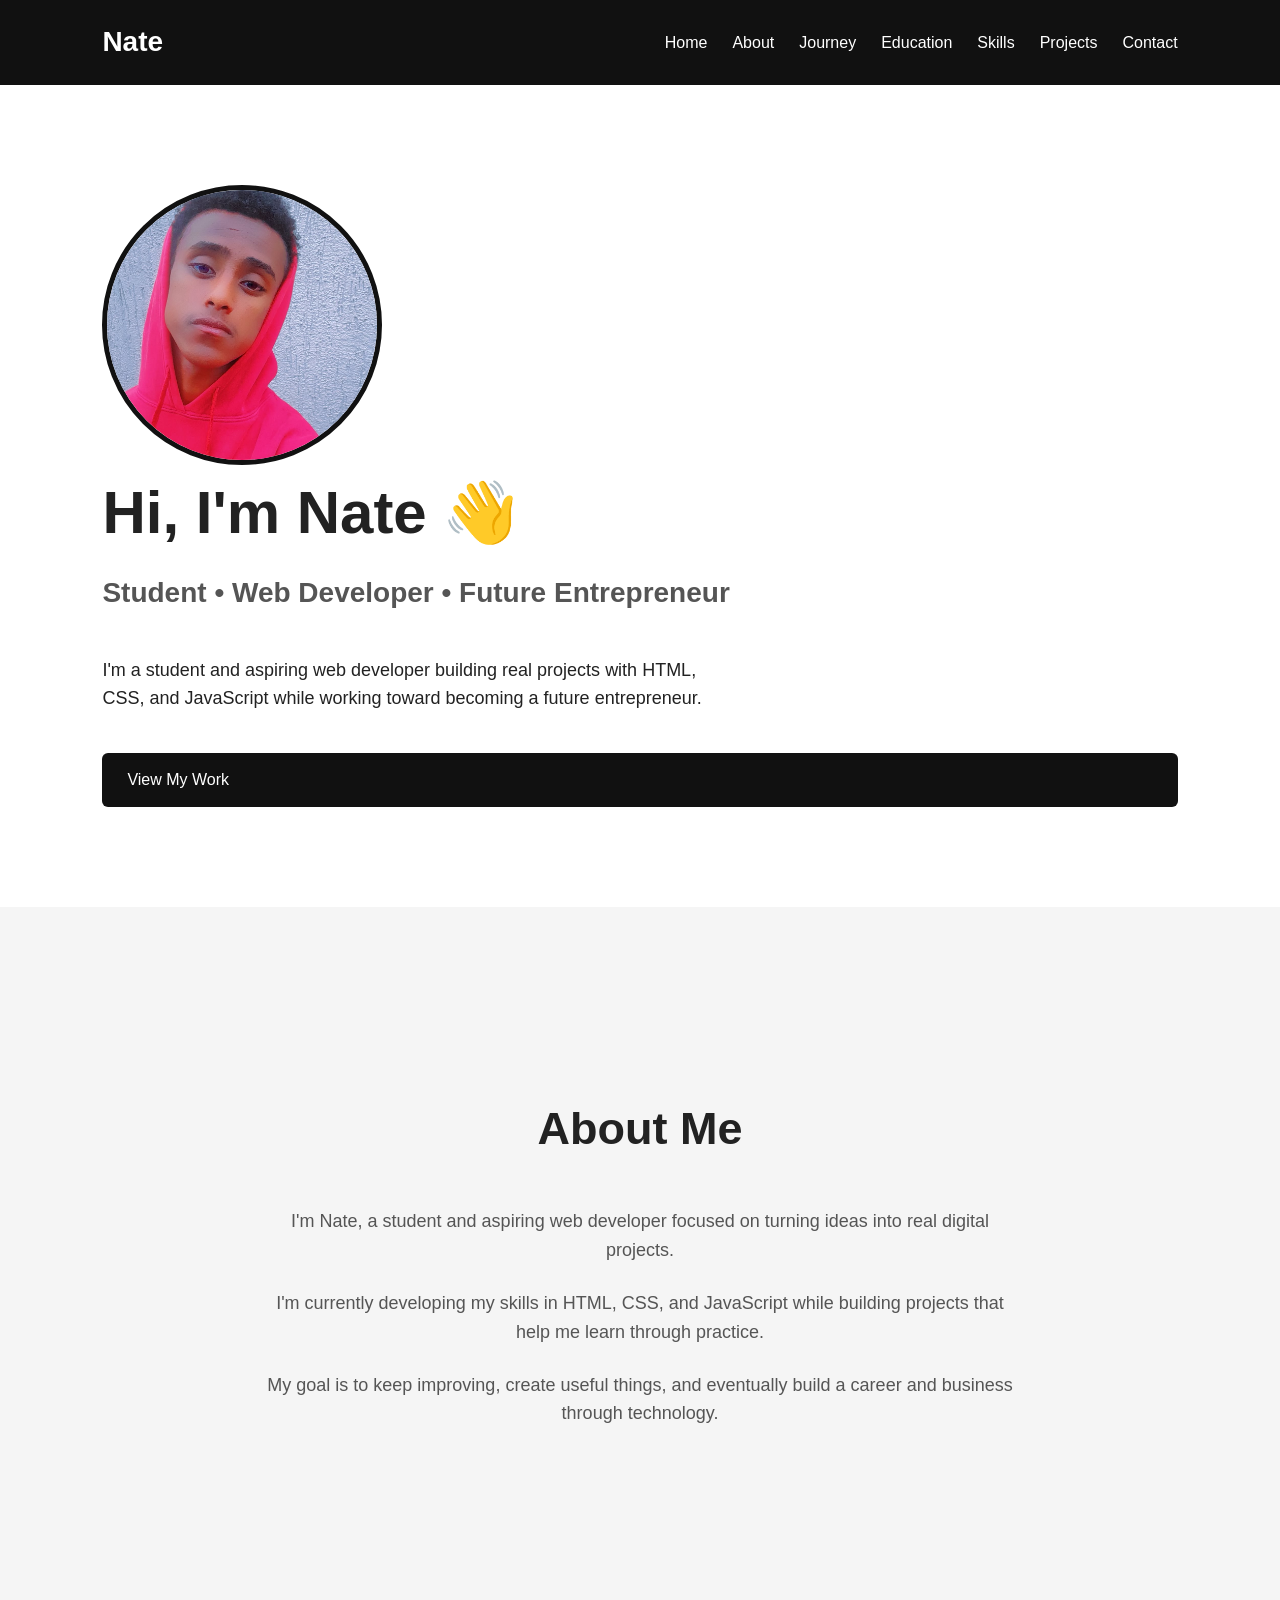
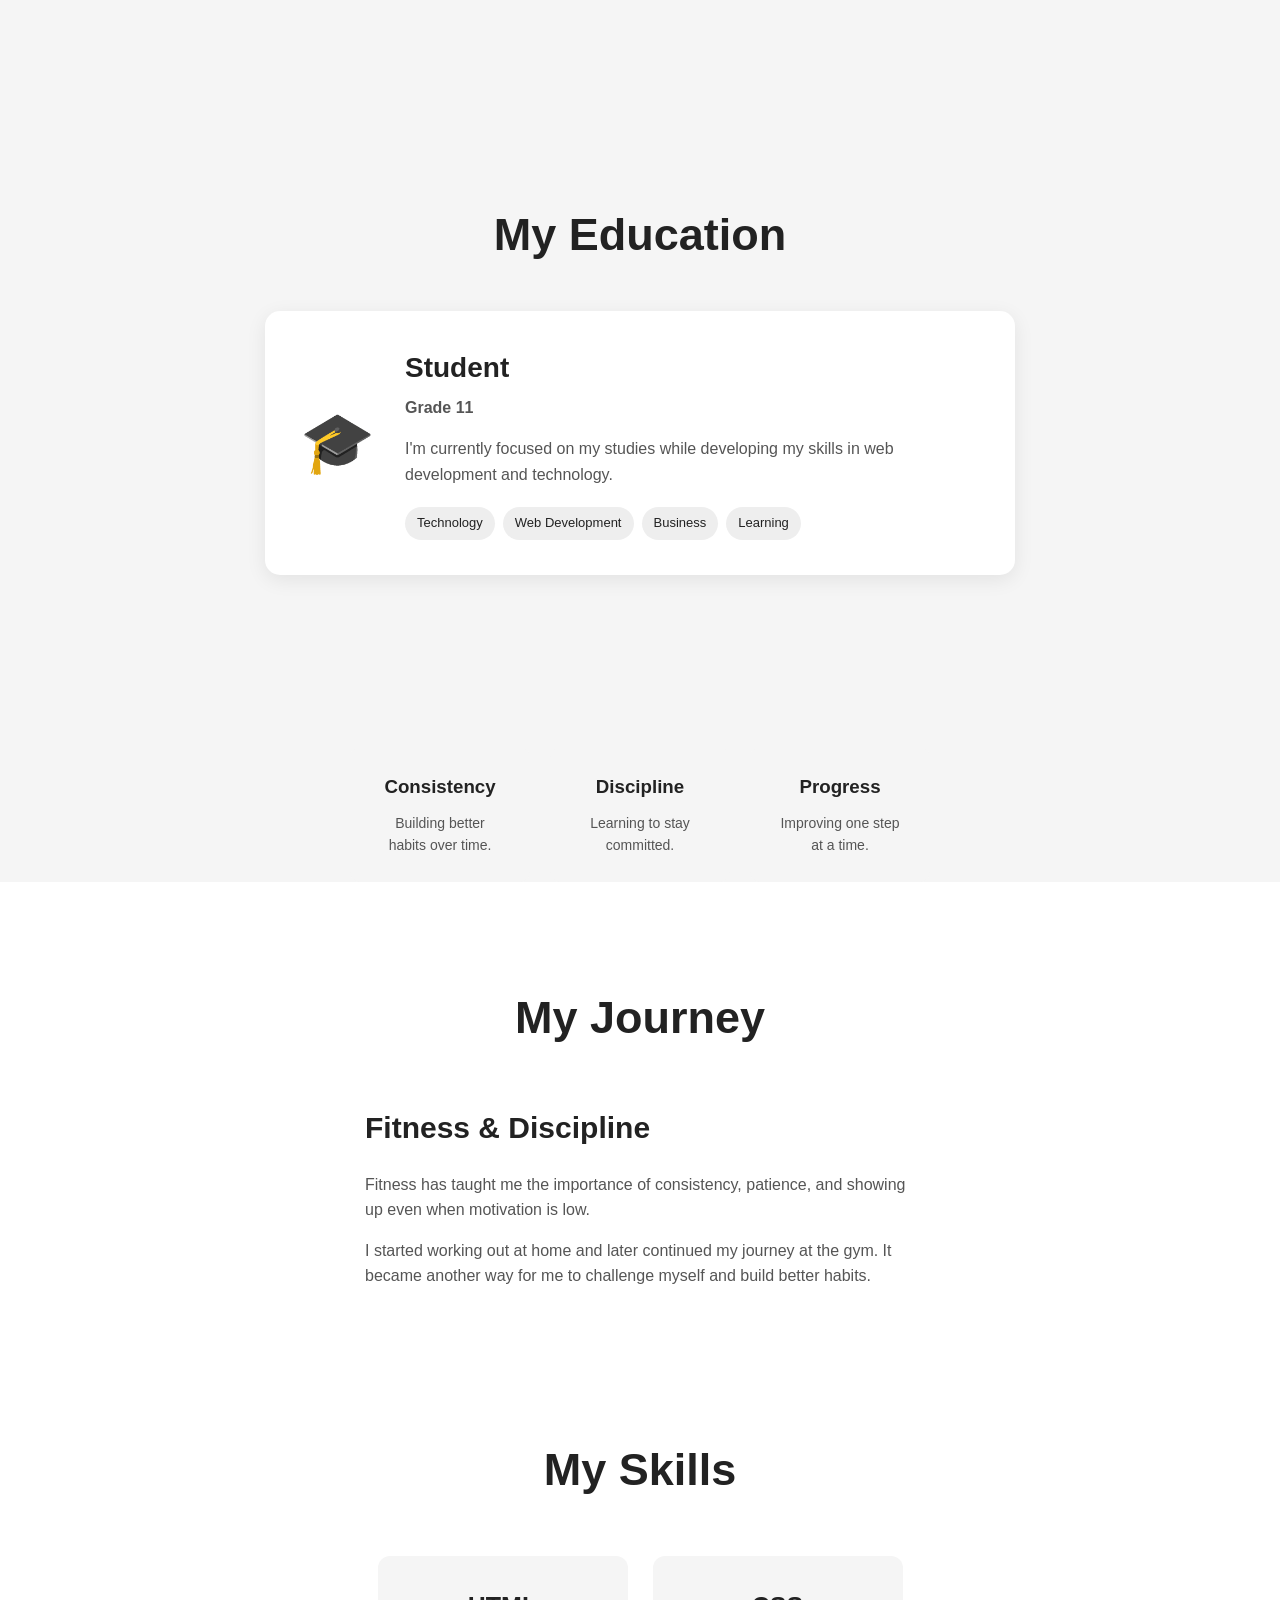
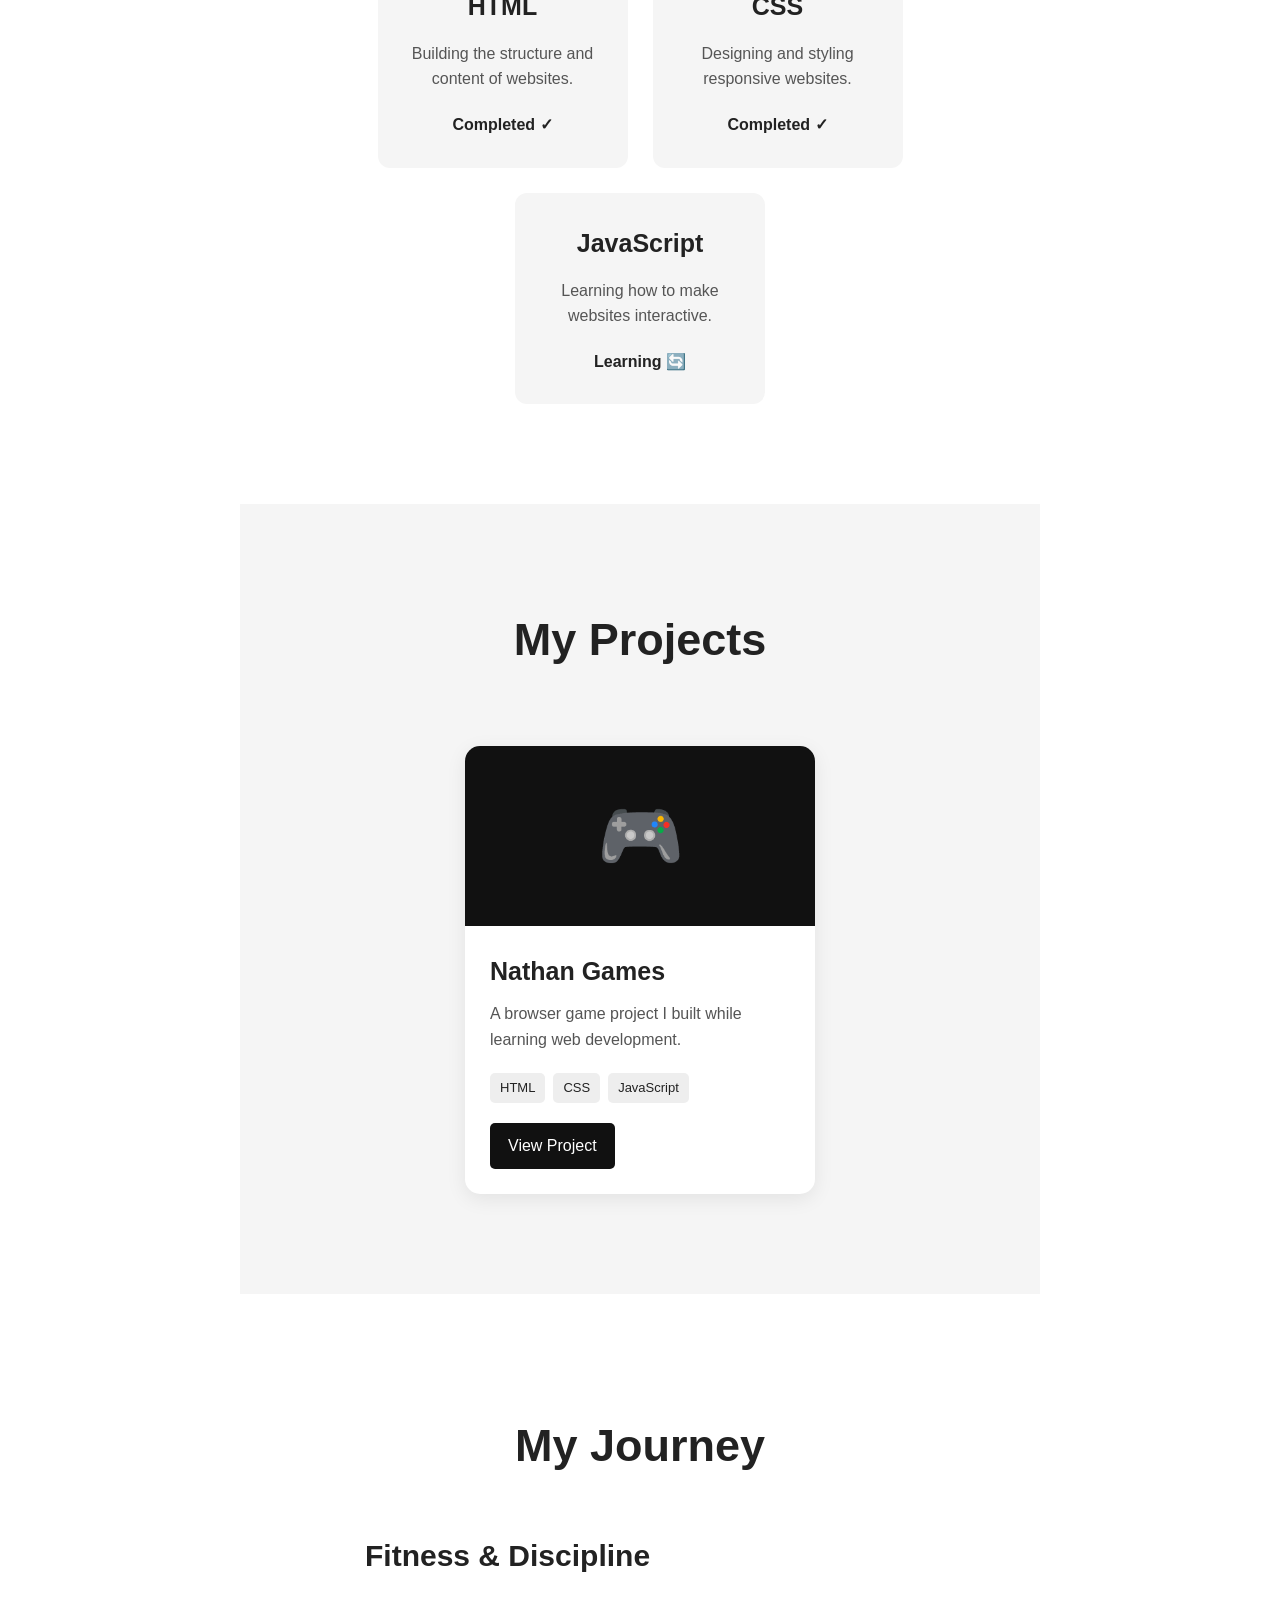
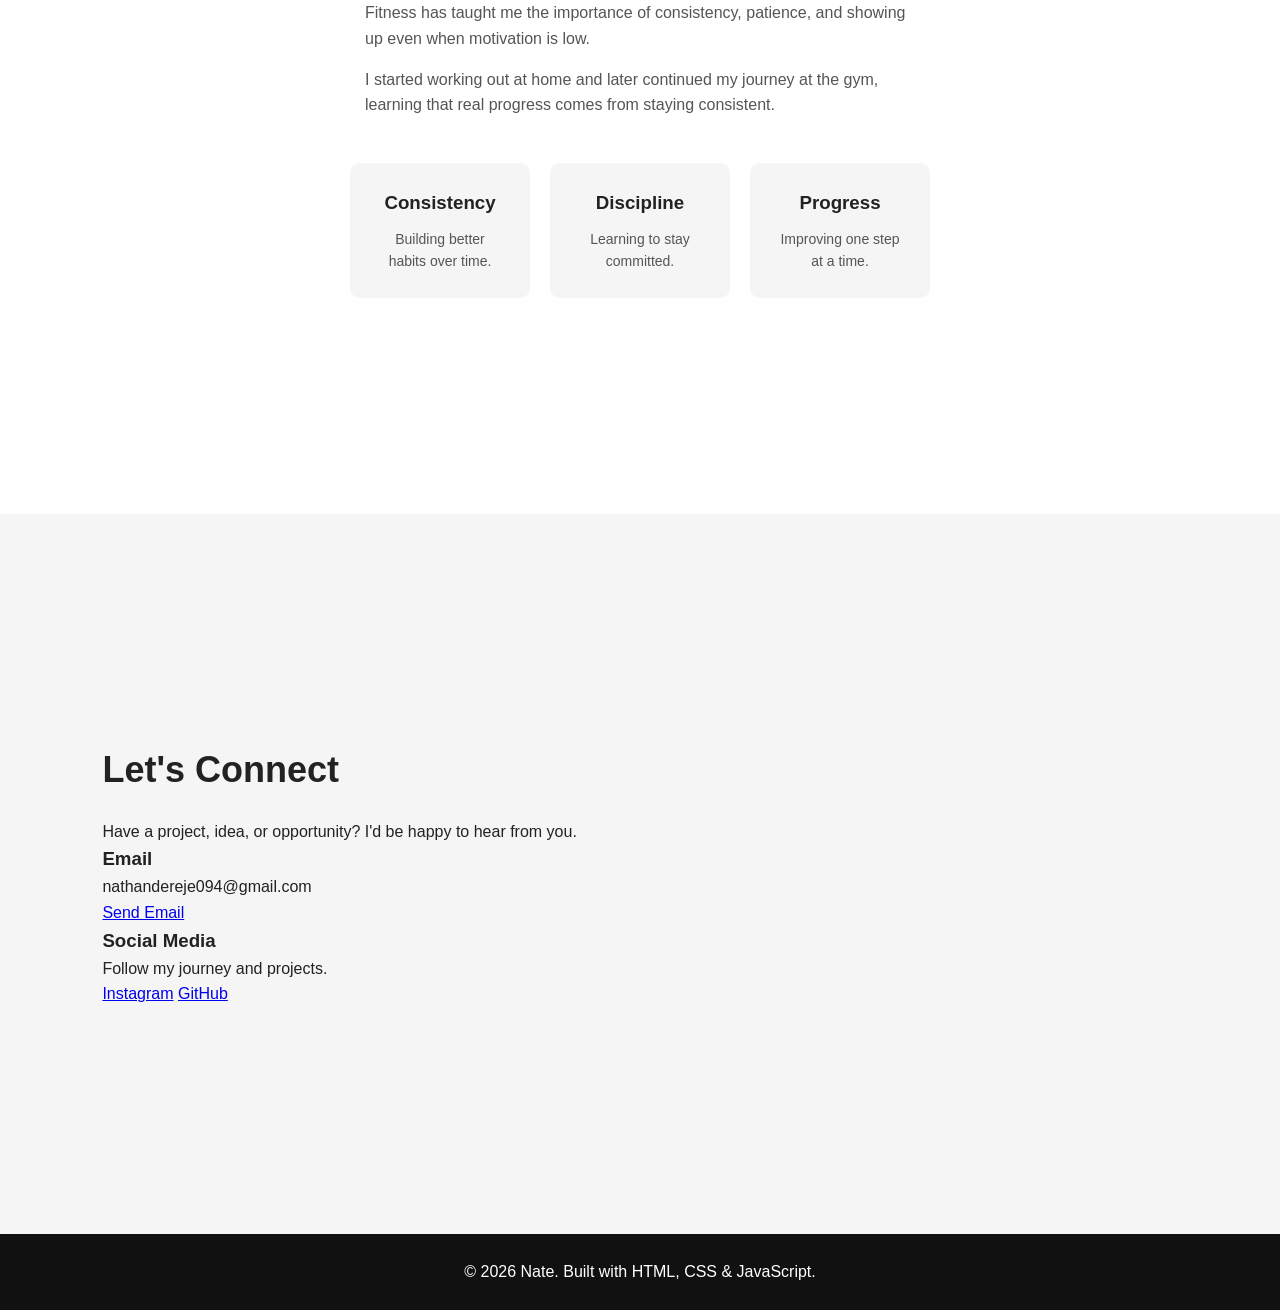
<file: index.html>
<!DOCTYPE html>
<html lang="en">
<head>
    <meta charset="UTF-8">
    <meta name="viewport" content="width=device-width, initial-scale=1.0">

    <title>Nate | Student & Web Developer</title>

    <link rel="stylesheet" href="style.css">
</head>

<body>

    <header>
        <nav>
            <h2>Nate</h2>

           <ul>
    <li><a href="#home">Home</a></li>
    <li><a href="#about">About</a></li>
    <li><a href="#journey">Journey</a></li>
    <li><a href="#education">Education</a></li>
    <li><a href="#skills">Skills</a></li>
    <li><a href="#projects">Projects</a></li>
    <li><a href="#contact">Contact</a></li>
</ul>
        </nav>
    </header>

    <main>

        <section id="home">
            <img src="nate.jpg">
            <h1>Hi, I'm Nate 👋</h1>
            <h2>Student • Web Developer • Future Entrepreneur</h2>

           <p>
    I'm a student and aspiring web developer building real projects with HTML,
    CSS, and JavaScript while working toward becoming a future entrepreneur.
</p>
            <a href="#projects" class="hero-button">View My Work</a>
            
        </section>

        <section id="about">

    <h2>About Me</h2>

 <p>
    I'm Nate, a student and aspiring web developer focused on turning ideas
    into real digital projects.
</p>

<p>
    I'm currently developing my skills in HTML, CSS, and JavaScript while
    building projects that help me learn through practice.
</p>

<p>
    My goal is to keep improving, create useful things, and eventually build
    a career and business through technology.
</p>
</section>
<section id="education">

    <h2>My Education</h2>

    <div class="education-card">

        <div class="education-icon">
            🎓
        </div>

        <div class="education-info">

            <h3>Student</h3>

            <p class="education-level">
                Grade 11
            </p>

            <p>
                I'm currently focused on my studies while developing
                my skills in web development and technology.
            </p>

            <div class="education-interests">
                <span>Technology</span>
                <span>Web Development</span>
                <span>Business</span>
                <span>Learning</span>
            </div>

        </div>

    </div>

</section>



        </div>

        <div class="journey-stats">

            <div class="journey-card">
                <h3>Consistency</h3>
                <p>Building better habits over time.</p>
            </div>

            <div class="journey-card">
                <h3>Discipline</h3>
                <p>Learning to stay committed.</p>
            </div>

            <div class="journey-card">
                <h3>Progress</h3>
                <p>Improving one step at a time.</p>
            </div>

        </div>

    </div>

</section>
<section id="journey">

    <h2>My Journey</h2>

    <div class="journey-content">

        <div class="journey-text">

            <h3>Fitness & Discipline</h3>

            <p>
                Fitness has taught me the importance of consistency,
                patience, and showing up even when motivation is low.
            </p>

            <p>
                I started working out at home and later continued
                my journey at the gym. It became another way for me
                to challenge myself and build better habits.
            </p>

        </div>

        <div class=>
   <section id="skills">

    <h2>My Skills</h2>

    <div class="skills-container">

        <div class="skill-card">
            <h3>HTML</h3>
            <p>Building the structure and content of websites.</p>
            <span>Completed ✓</span>
        </div>

        <div class="skill-card">
            <h3>CSS</h3>
            <p>Designing and styling responsive websites.</p>
            <span>Completed ✓</span>
        </div>

        <div class="skill-card">
            <h3>JavaScript</h3>
            <p>Learning how to make websites interactive.</p>
            <span>Learning 🔄</span>
        </div>

    </div>

</section>

<section id="projects">

    <h2>My Projects</h2>

    <div class="projects-container">

        <div class="project-card">

            <div class="project-image">
                🎮
            </div>

            <div class="project-content">

                <h3>Nathan Games</h3>

                <p>
                    A browser game project I built while learning
                    web development.
                </p>

                <div class="project-tech">
                    <span>HTML</span>
                    <span>CSS</span>
                    <span>JavaScript</span>
                </div>

               <a href="https://nathandereje094.github.io/nathan-game/" class="project-button" target="_blank">
                   View Project
                </a>

            </div>

        </div>

    </div>

</section><section id="journey">

    <h2>My Journey</h2>

    <div class="journey-content">

        <div class="journey-text">

            <h3>Fitness & Discipline</h3>

            <p>
                Fitness has taught me the importance of consistency,
                patience, and showing up even when motivation is low.
            </p>

            <p>
                I started working out at home and later continued
                my journey at the gym, learning that real progress
                comes from staying consistent.
            </p>

        </div>

        <div class="journey-stats">

            <div class="journey-card">
                <h3>Consistency</h3>
                <p>Building better habits over time.</p>
            </div>

            <div class="journey-card">
                <h3>Discipline</h3>
                <p>Learning to stay committed.</p>
            </div>

            <div class="journey-card">
                <h3>Progress</h3>
                <p>Improving one step at a time.</p>
            </div>

        </div>

    </div>

</section>
</section>  <!-- Journey ends here -->
<section id="contact">

    <h2>Let's Connect</h2>

    <p class="contact-intro">
        Have a project, idea, or opportunity?
        I'd be happy to hear from you.
    </p>

    <div class="contact-container">

        <div class="contact-card">
            <h3>Email</h3>
            <p>nathandereje094@gmail.com</p>
           <a href="https://mail.google.com/mail/?view=cm&fs=1&to=nathandereje094@gmail.com" target="_blank">
    Send Email
</a>
        </div>

        <div class="contact-card">
            <h3>Social Media</h3>
            <p>Follow my journey and projects.</p>

            <div class="social-links">
                <a href="https://www.instagram.com/_the_real_nathan" target="_blank">Instagram</a>
                <a href="https://github.com/nathandereje094" target="_blank">GitHub</a>
            </div>
        </div>

    </div>

</section>

    </main>
    <footer>
        <p>© 2026 Nate. Built with HTML, CSS & JavaScript.</p>
    </footer>


    <script src="script.js"></script>

</body>
</html>
</file>
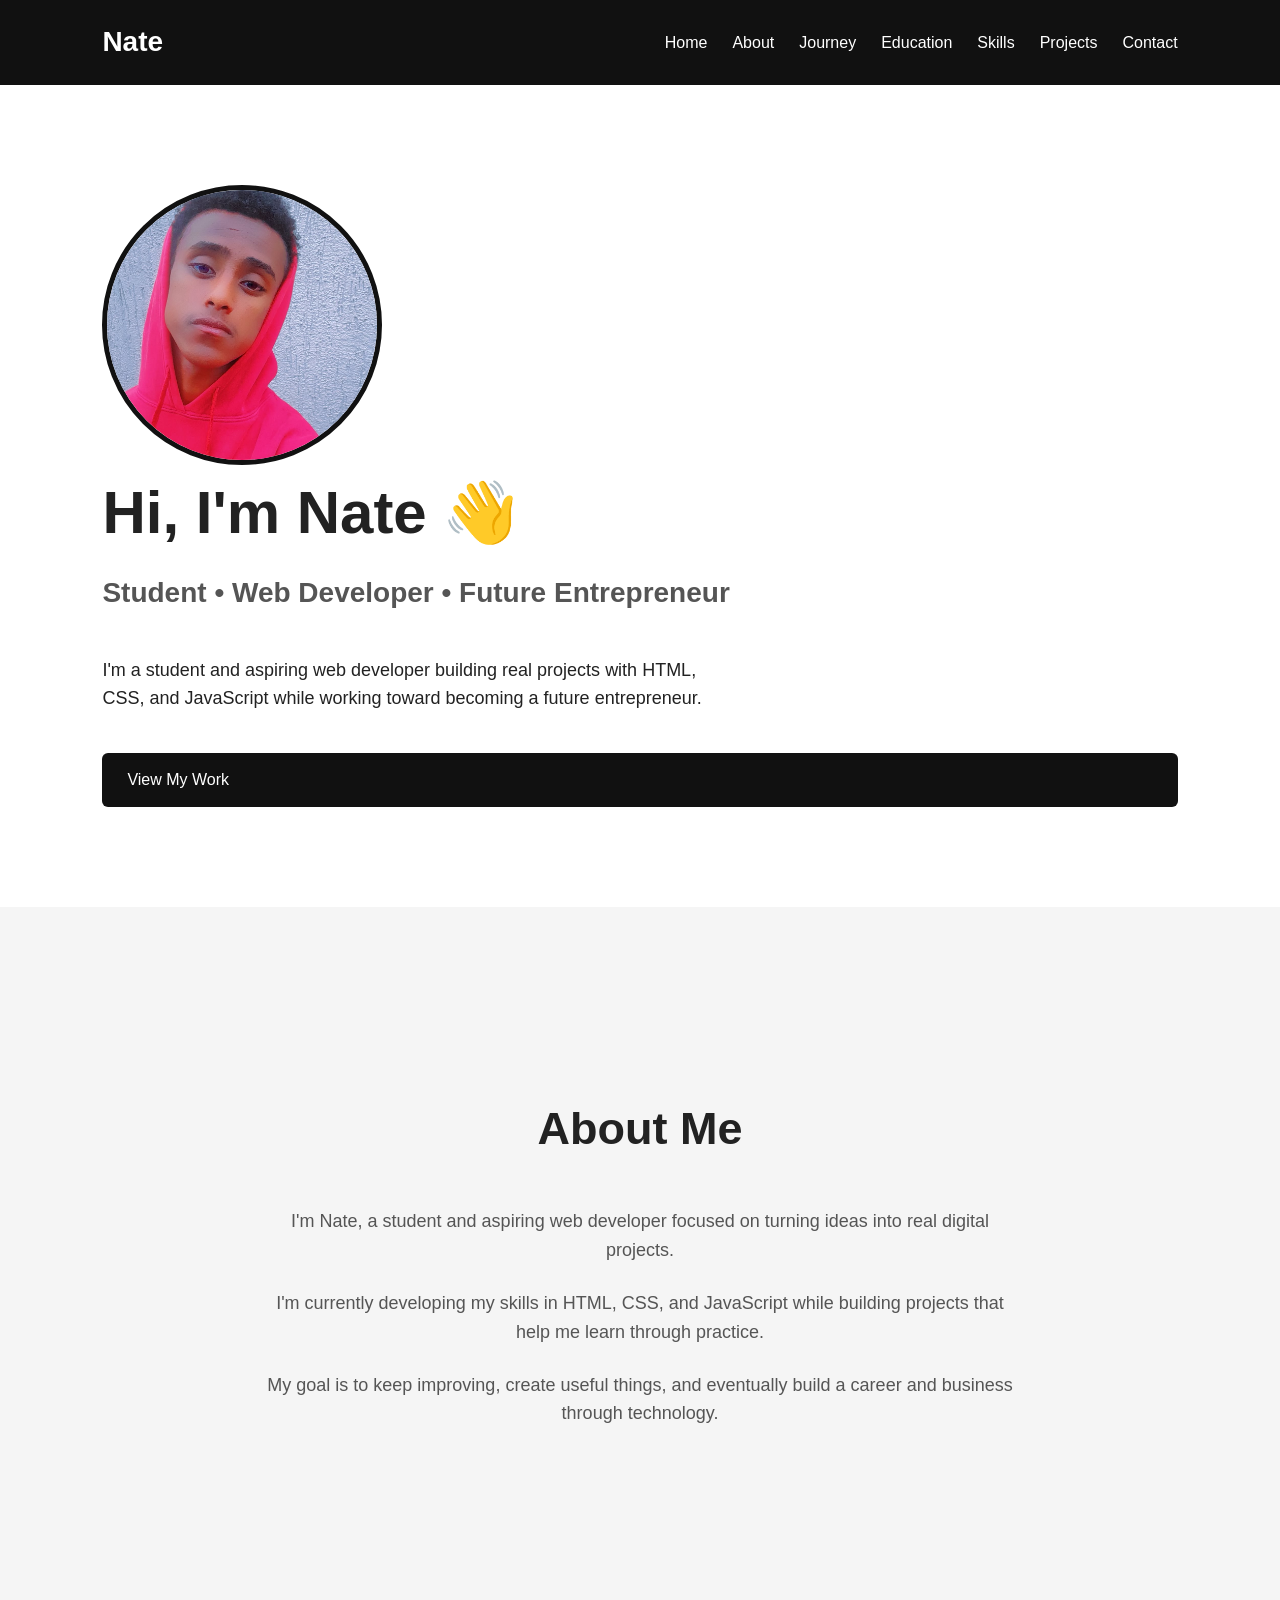
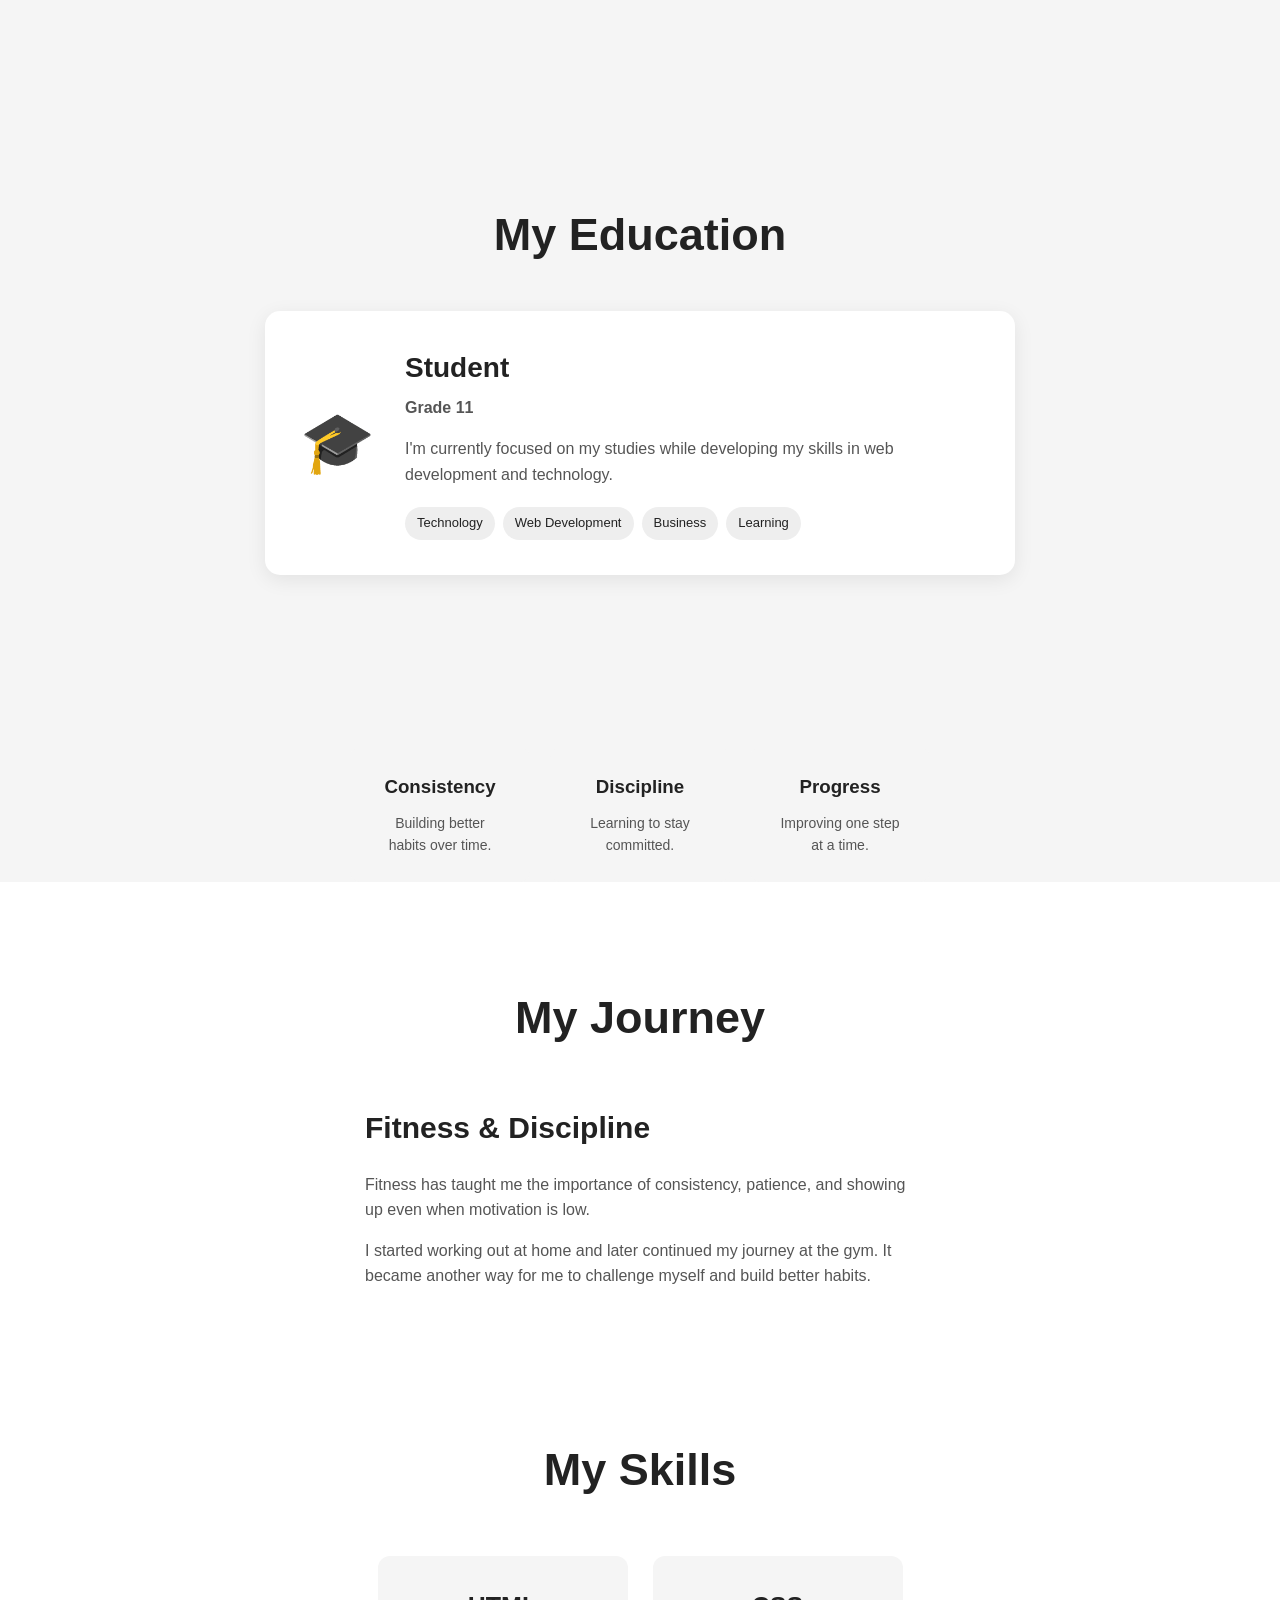
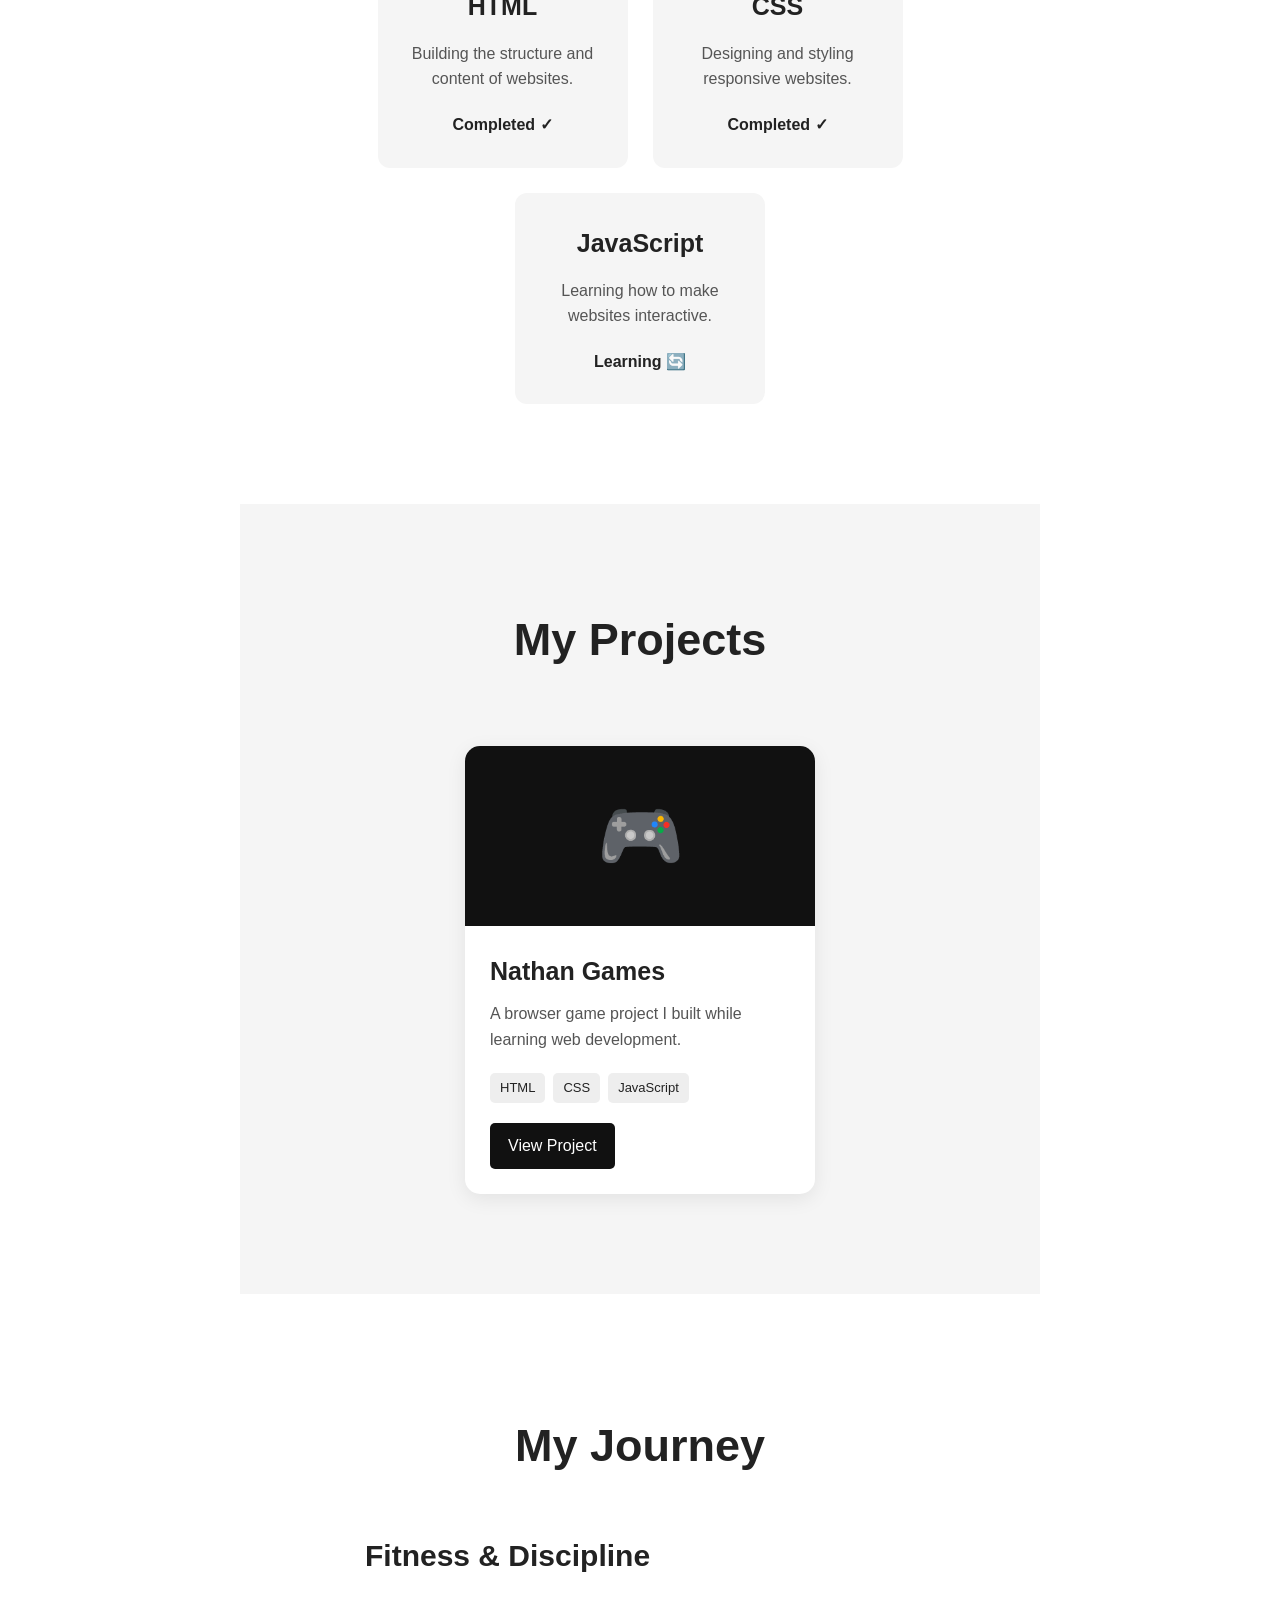
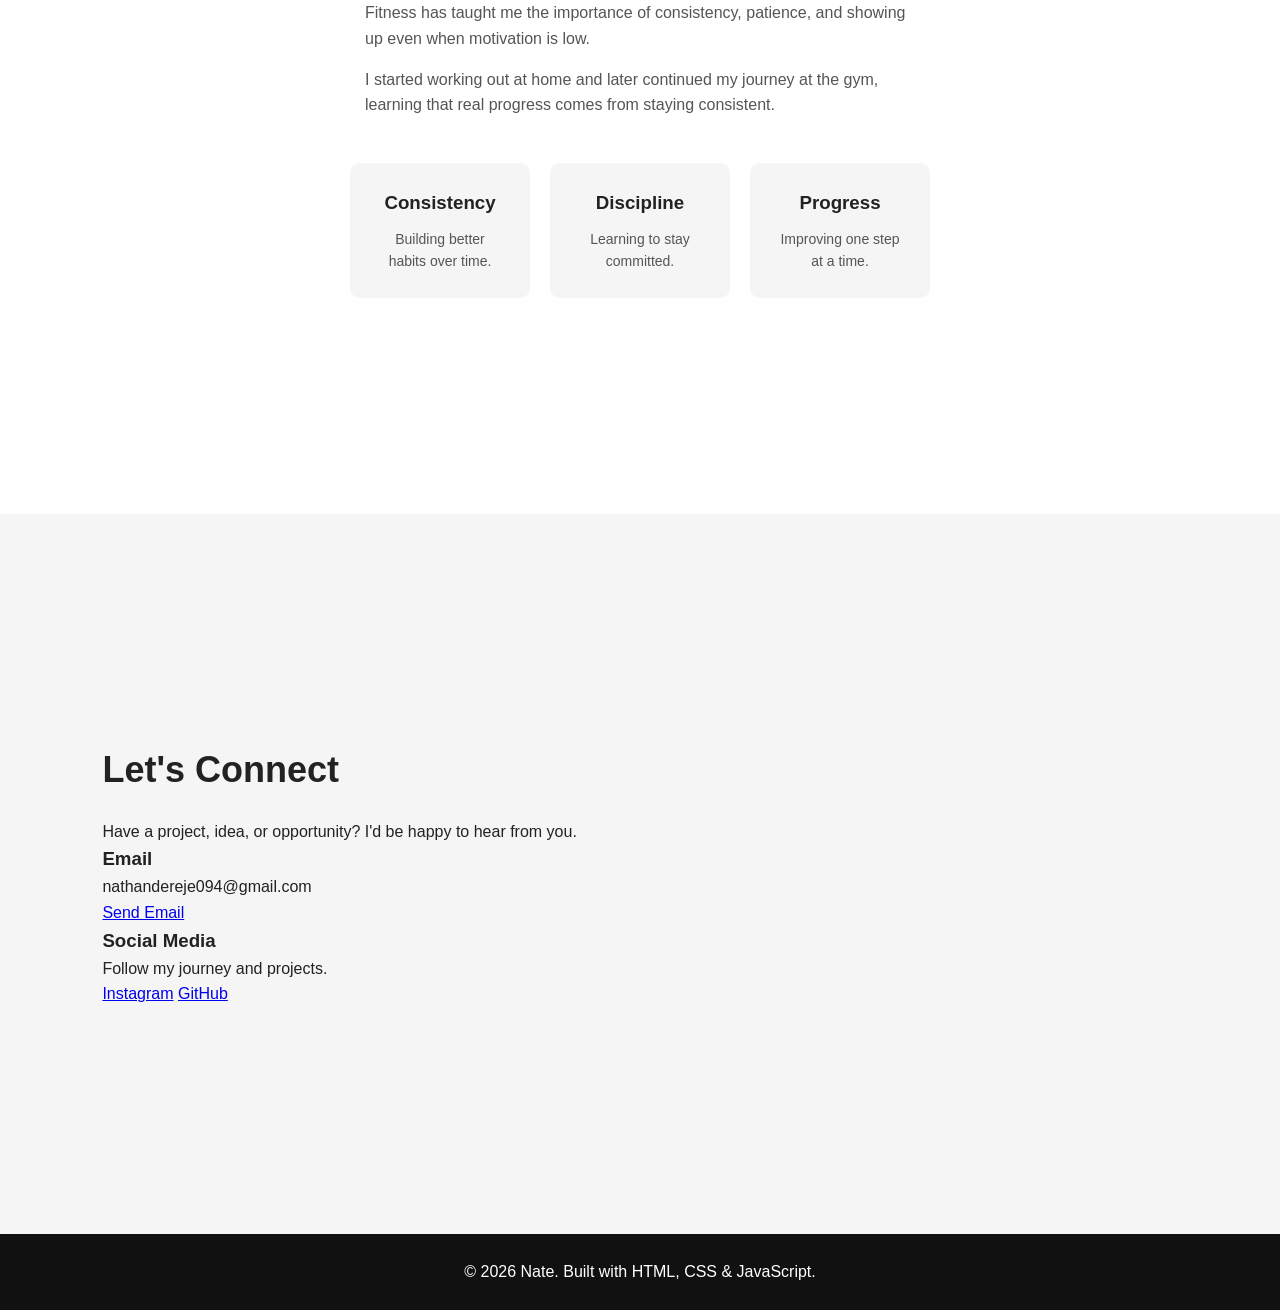
<file: index (2).html>
<!DOCTYPE html>
<html lang="en">
<head>
    <meta charset="UTF-8">
    <meta name="viewport" content="width=device-width, initial-scale=1.0">

    <title>Nate | Student & Web Developer</title>

    <link rel="stylesheet" href="style.css">
</head>

<body>

    <header>
        <nav>
            <h2>Nate</h2>

           <ul>
    <li><a href="#home">Home</a></li>
    <li><a href="#about">About</a></li>
    <li><a href="#journey">Journey</a></li>
    <li><a href="#education">Education</a></li>
    <li><a href="#skills">Skills</a></li>
    <li><a href="#projects">Projects</a></li>
    <li><a href="#contact">Contact</a></li>
</ul>
        </nav>
    </header>

    <main>

        <section id="home">
            <img src="nate.jpg">
            <h1>Hi, I'm Nate 👋</h1>
            <h2>Student • Web Developer • Future Entrepreneur</h2>

           <p>
    I'm a student and aspiring web developer building real projects with HTML,
    CSS, and JavaScript while working toward becoming a future entrepreneur.
</p>
            <a href="#projects" class="hero-button">View My Work</a>
            
        </section>

        <section id="about">

    <h2>About Me</h2>

 <p>
    I'm Nate, a student and aspiring web developer focused on turning ideas
    into real digital projects.
</p>

<p>
    I'm currently developing my skills in HTML, CSS, and JavaScript while
    building projects that help me learn through practice.
</p>

<p>
    My goal is to keep improving, create useful things, and eventually build
    a career and business through technology.
</p>
</section>
<section id="education">

    <h2>My Education</h2>

    <div class="education-card">

        <div class="education-icon">
            🎓
        </div>

        <div class="education-info">

            <h3>Student</h3>

            <p class="education-level">
                Grade 11
            </p>

            <p>
                I'm currently focused on my studies while developing
                my skills in web development and technology.
            </p>

            <div class="education-interests">
                <span>Technology</span>
                <span>Web Development</span>
                <span>Business</span>
                <span>Learning</span>
            </div>

        </div>

    </div>

</section>



        </div>

        <div class="journey-stats">

            <div class="journey-card">
                <h3>Consistency</h3>
                <p>Building better habits over time.</p>
            </div>

            <div class="journey-card">
                <h3>Discipline</h3>
                <p>Learning to stay committed.</p>
            </div>

            <div class="journey-card">
                <h3>Progress</h3>
                <p>Improving one step at a time.</p>
            </div>

        </div>

    </div>

</section>
<section id="journey">

    <h2>My Journey</h2>

    <div class="journey-content">

        <div class="journey-text">

            <h3>Fitness & Discipline</h3>

            <p>
                Fitness has taught me the importance of consistency,
                patience, and showing up even when motivation is low.
            </p>

            <p>
                I started working out at home and later continued
                my journey at the gym. It became another way for me
                to challenge myself and build better habits.
            </p>

        </div>

        <div class=>
   <section id="skills">

    <h2>My Skills</h2>

    <div class="skills-container">

        <div class="skill-card">
            <h3>HTML</h3>
            <p>Building the structure and content of websites.</p>
            <span>Completed ✓</span>
        </div>

        <div class="skill-card">
            <h3>CSS</h3>
            <p>Designing and styling responsive websites.</p>
            <span>Completed ✓</span>
        </div>

        <div class="skill-card">
            <h3>JavaScript</h3>
            <p>Learning how to make websites interactive.</p>
            <span>Learning 🔄</span>
        </div>

    </div>

</section>

<section id="projects">

    <h2>My Projects</h2>

    <div class="projects-container">

        <div class="project-card">

            <div class="project-image">
                🎮
            </div>

            <div class="project-content">

                <h3>Nathan Games</h3>

                <p>
                    A browser game project I built while learning
                    web development.
                </p>

                <div class="project-tech">
                    <span>HTML</span>
                    <span>CSS</span>
                    <span>JavaScript</span>
                </div>

                <a href="https://nathandereje094.github.io/nathan-games/" class="project-button" target="_blank">
                    View Project
                </a>

            </div>

        </div>

    </div>

</section><section id="journey">

    <h2>My Journey</h2>

    <div class="journey-content">

        <div class="journey-text">

            <h3>Fitness & Discipline</h3>

            <p>
                Fitness has taught me the importance of consistency,
                patience, and showing up even when motivation is low.
            </p>

            <p>
                I started working out at home and later continued
                my journey at the gym, learning that real progress
                comes from staying consistent.
            </p>

        </div>

        <div class="journey-stats">

            <div class="journey-card">
                <h3>Consistency</h3>
                <p>Building better habits over time.</p>
            </div>

            <div class="journey-card">
                <h3>Discipline</h3>
                <p>Learning to stay committed.</p>
            </div>

            <div class="journey-card">
                <h3>Progress</h3>
                <p>Improving one step at a time.</p>
            </div>

        </div>

    </div>

</section>
</section>  <!-- Journey ends here -->
<section id="contact">

    <h2>Let's Connect</h2>

    <p class="contact-intro">
        Have a project, idea, or opportunity?
        I'd be happy to hear from you.
    </p>

    <div class="contact-container">

        <div class="contact-card">
            <h3>Email</h3>
            <p>nathandereje094@gmail.com</p>
           <a href="https://mail.google.com/mail/?view=cm&fs=1&to=nathandereje094@gmail.com" target="_blank">
    Send Email
</a>
        </div>

        <div class="contact-card">
            <h3>Social Media</h3>
            <p>Follow my journey and projects.</p>

            <div class="social-links">
                <a href="https://www.instagram.com/_the_real_nathan" target="_blank">Instagram</a>
                <a href="https://github.com/nathandereje094" target="_blank">GitHub</a>
            </div>
        </div>

    </div>

</section>

    </main>
    <footer>
        <p>© 2026 Nate. Built with HTML, CSS & JavaScript.</p>
    </footer>


    <script src="script.js"></script>

</body>
</html>
</file>
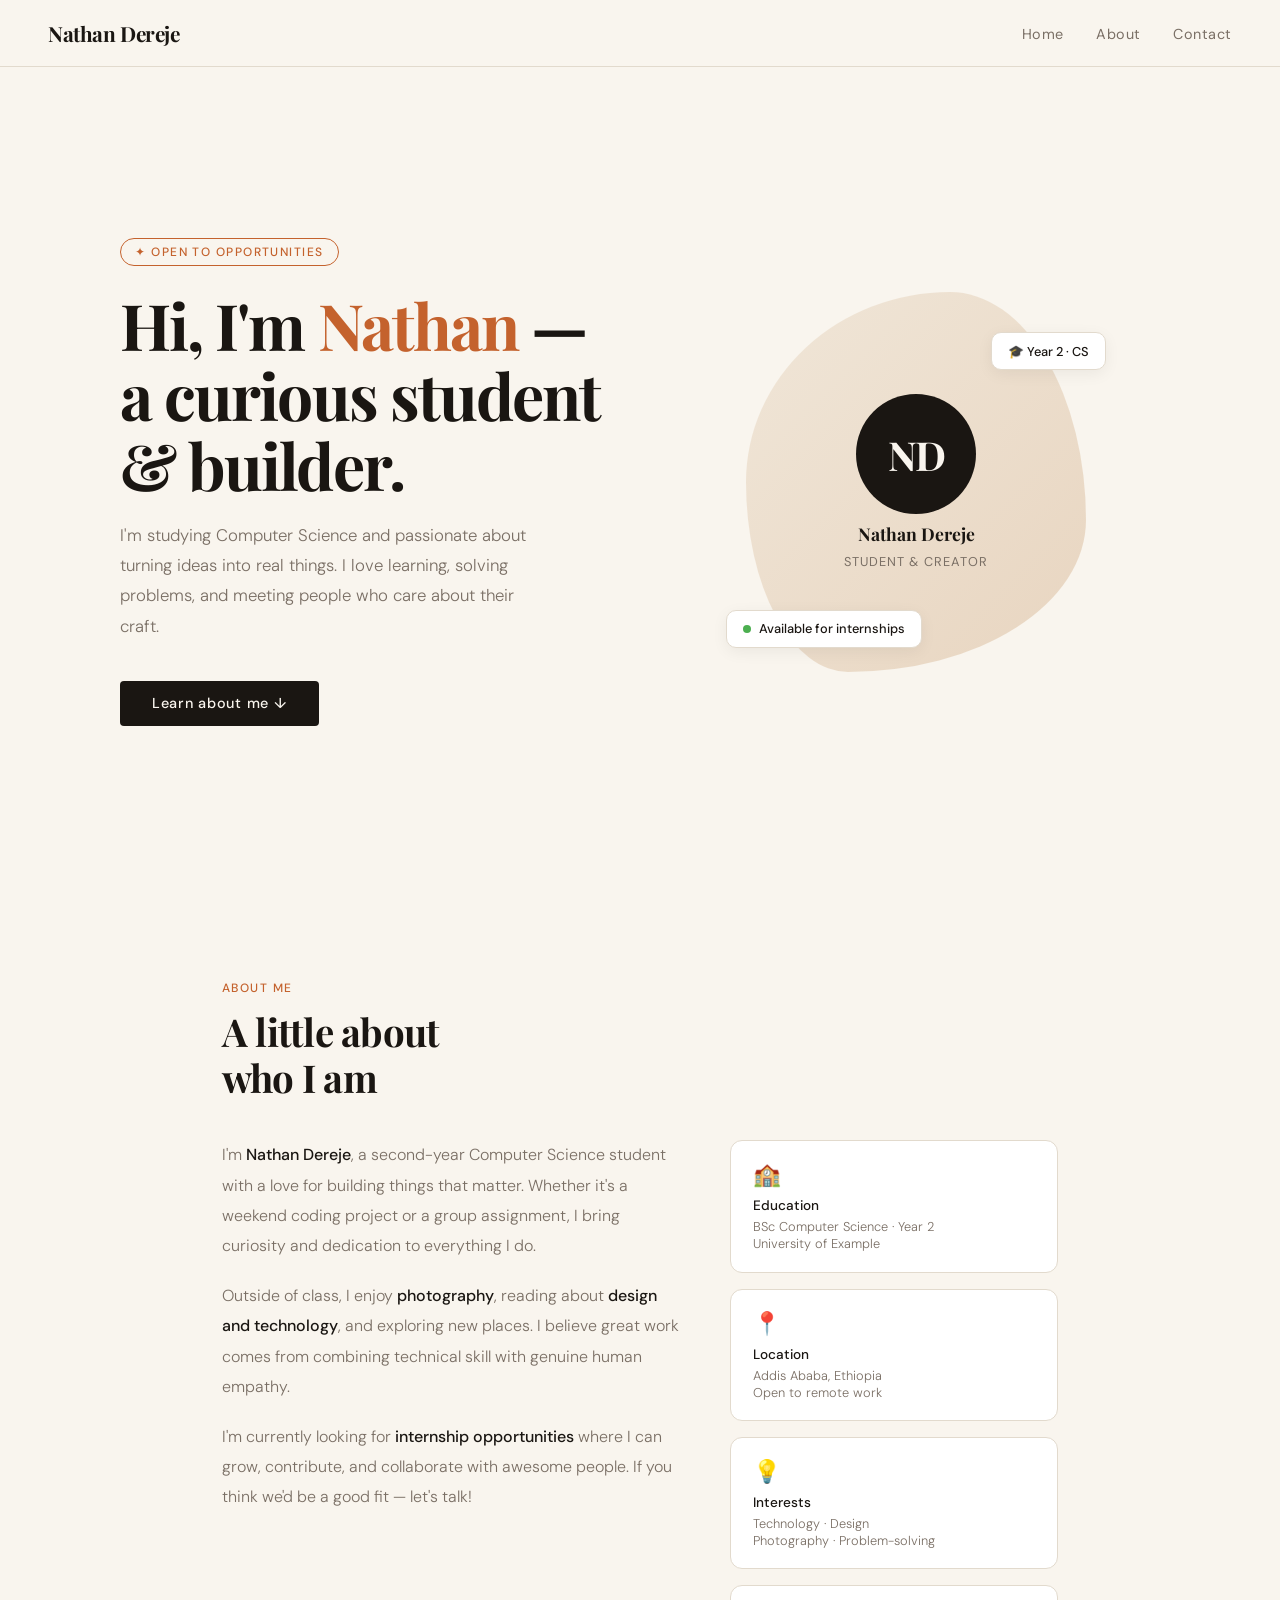
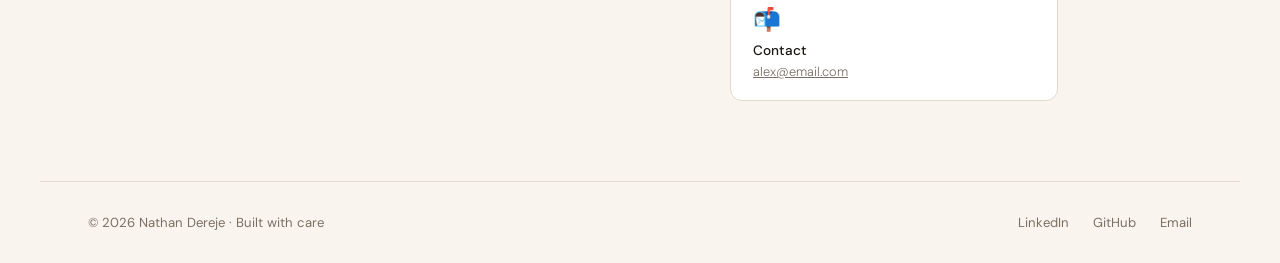
<file: portfolio (1).html>
<!DOCTYPE html>
<html lang="en">
<head>
  <meta charset="UTF-8" />
  <meta name="viewport" content="width=device-width, initial-scale=1.0"/>
  <title>Nathan Dereje</title>
  <link href="https://fonts.googleapis.com/css2?family=Playfair+Display:wght@400;700&family=DM+Sans:wght@300;400;500&display=swap" rel="stylesheet"/>
  <style>
    *, *::before, *::after { box-sizing: border-box; margin: 0; padding: 0; }

    :root {
      --cream: #F9F5EE;
      --ink: #1A1612;
      --accent: #C4622D;
      --muted: #7A6F65;
      --card-bg: #FFFFFF;
      --border: #E2DACD;
    }

    body {
      font-family: 'DM Sans', sans-serif;
      background-color: var(--cream);
      color: var(--ink);
      min-height: 100vh;
    }

    /* ── NAV ── */
    nav {
      position: fixed;
      top: 0; left: 0; right: 0;
      display: flex;
      justify-content: space-between;
      align-items: center;
      padding: 1.2rem 3rem;
      background: rgba(249, 245, 238, 0.92);
      backdrop-filter: blur(8px);
      border-bottom: 1px solid var(--border);
      z-index: 100;
    }

    .nav-logo {
      font-family: 'Playfair Display', serif;
      font-size: 1.3rem;
      font-weight: 700;
      color: var(--ink);
      text-decoration: none;
      letter-spacing: -0.02em;
    }

    .nav-links { display: flex; gap: 2rem; list-style: none; }
    .nav-links a {
      text-decoration: none;
      color: var(--muted);
      font-size: 0.9rem;
      font-weight: 400;
      letter-spacing: 0.04em;
      transition: color 0.2s;
    }
    .nav-links a:hover { color: var(--accent); }

    /* ── HERO ── */
    .hero {
      min-height: 100vh;
      display: grid;
      grid-template-columns: 1fr 1fr;
      align-items: center;
      gap: 4rem;
      padding: 8rem 5rem 4rem;
      max-width: 1200px;
      margin: 0 auto;
    }

    .hero-text .tag {
      display: inline-block;
      font-size: 0.75rem;
      font-weight: 500;
      letter-spacing: 0.12em;
      text-transform: uppercase;
      color: var(--accent);
      border: 1px solid var(--accent);
      border-radius: 999px;
      padding: 0.3rem 0.9rem;
      margin-bottom: 1.5rem;
    }

    .hero-text h1 {
      font-family: 'Playfair Display', serif;
      font-size: clamp(2.5rem, 5vw, 4rem);
      font-weight: 700;
      line-height: 1.1;
      color: var(--ink);
      margin-bottom: 1.2rem;
      letter-spacing: -0.03em;
    }

    .hero-text h1 span { color: var(--accent); }

    .hero-text p {
      font-size: 1.05rem;
      color: var(--muted);
      line-height: 1.8;
      max-width: 420px;
      margin-bottom: 2.5rem;
      font-weight: 300;
    }

    .hero-cta {
      display: inline-block;
      padding: 0.85rem 2rem;
      background: var(--ink);
      color: var(--cream);
      text-decoration: none;
      font-size: 0.9rem;
      font-weight: 500;
      letter-spacing: 0.05em;
      border-radius: 4px;
      transition: background 0.2s, transform 0.2s;
    }
    .hero-cta:hover { background: var(--accent); transform: translateY(-2px); }

    /* ── AVATAR ── */
    .hero-visual {
      display: flex;
      justify-content: center;
      align-items: center;
    }

    .avatar-wrap {
      position: relative;
      width: 340px;
      height: 380px;
    }

    .avatar-bg {
      position: absolute;
      inset: 0;
      border-radius: 60% 40% 70% 30% / 50% 60% 40% 50%;
      background: linear-gradient(135deg, #f0e6d8 0%, #e8d5c0 100%);
      animation: morph 8s ease-in-out infinite;
    }

    @keyframes morph {
      0%, 100% { border-radius: 60% 40% 70% 30% / 50% 60% 40% 50%; }
      50% { border-radius: 40% 60% 30% 70% / 60% 40% 60% 40%; }
    }

    .avatar-initials {
      position: absolute;
      inset: 0;
      display: flex;
      flex-direction: column;
      align-items: center;
      justify-content: center;
      gap: 0.5rem;
    }

    .initials-circle {
      width: 120px;
      height: 120px;
      border-radius: 50%;
      background: var(--ink);
      display: flex;
      align-items: center;
      justify-content: center;
      font-family: 'Playfair Display', serif;
      font-size: 2.5rem;
      color: var(--cream);
      font-weight: 700;
      letter-spacing: -0.05em;
    }

    .avatar-name {
      font-family: 'Playfair Display', serif;
      font-size: 1.1rem;
      color: var(--ink);
      font-weight: 700;
    }

    .avatar-sub {
      font-size: 0.8rem;
      color: var(--muted);
      letter-spacing: 0.08em;
      text-transform: uppercase;
    }

    /* floating badge */
    .badge {
      position: absolute;
      background: var(--card-bg);
      border: 1px solid var(--border);
      border-radius: 10px;
      padding: 0.6rem 1rem;
      font-size: 0.8rem;
      color: var(--ink);
      display: flex;
      align-items: center;
      gap: 0.5rem;
      box-shadow: 0 4px 16px rgba(0,0,0,0.06);
      font-weight: 500;
    }

    .badge.b1 { bottom: 24px; left: -20px; }
    .badge.b2 { top: 40px; right: -20px; }
    .badge-dot { width: 8px; height: 8px; border-radius: 50%; background: #4CAF50; }

    /* ── ABOUT SECTION ── */
    #about {
      max-width: 900px;
      margin: 0 auto;
      padding: 5rem 2rem;
    }

    .section-label {
      font-size: 0.75rem;
      font-weight: 500;
      letter-spacing: 0.12em;
      text-transform: uppercase;
      color: var(--accent);
      margin-bottom: 0.75rem;
    }

    .section-title {
      font-family: 'Playfair Display', serif;
      font-size: 2.4rem;
      font-weight: 700;
      color: var(--ink);
      margin-bottom: 2.5rem;
      letter-spacing: -0.02em;
      line-height: 1.2;
    }

    .about-grid {
      display: grid;
      grid-template-columns: 1.4fr 1fr;
      gap: 3rem;
      align-items: start;
    }

    .about-text p {
      font-size: 1rem;
      color: var(--muted);
      line-height: 1.9;
      margin-bottom: 1.2rem;
      font-weight: 300;
    }

    .about-text p strong {
      color: var(--ink);
      font-weight: 500;
    }

    .about-cards { display: flex; flex-direction: column; gap: 1rem; }

    .about-card {
      background: var(--card-bg);
      border: 1px solid var(--border);
      border-radius: 12px;
      padding: 1.2rem 1.4rem;
      transition: transform 0.2s, box-shadow 0.2s;
    }

    .about-card:hover {
      transform: translateY(-3px);
      box-shadow: 0 8px 24px rgba(0,0,0,0.07);
    }

    .card-icon {
      font-size: 1.4rem;
      margin-bottom: 0.5rem;
    }

    .card-title {
      font-size: 0.85rem;
      font-weight: 500;
      color: var(--ink);
      margin-bottom: 0.25rem;
    }

    .card-sub {
      font-size: 0.8rem;
      color: var(--muted);
      font-weight: 300;
    }

    /* ── FOOTER ── */
    footer {
      border-top: 1px solid var(--border);
      padding: 2rem 3rem;
      display: flex;
      justify-content: space-between;
      align-items: center;
      max-width: 1200px;
      margin: 0 auto;
    }

    footer p {
      font-size: 0.82rem;
      color: var(--muted);
    }

    .social-links { display: flex; gap: 1.5rem; }
    .social-links a {
      font-size: 0.82rem;
      color: var(--muted);
      text-decoration: none;
      transition: color 0.2s;
    }
    .social-links a:hover { color: var(--accent); }

    /* ── RESPONSIVE ── */
    @media (max-width: 768px) {
      nav { padding: 1rem 1.5rem; }
      .nav-links { gap: 1.2rem; }

      .hero {
        grid-template-columns: 1fr;
        padding: 7rem 1.5rem 3rem;
        gap: 3rem;
        text-align: center;
      }

      .hero-text p { max-width: 100%; }

      .avatar-wrap { width: 260px; height: 290px; }

      .about-grid { grid-template-columns: 1fr; gap: 2rem; }

      footer { flex-direction: column; gap: 1rem; text-align: center; }
    }

    /* ── ANIMATIONS ── */
    @keyframes fadeUp {
      from { opacity: 0; transform: translateY(24px); }
      to   { opacity: 1; transform: translateY(0); }
    }

    .hero-text .tag    { animation: fadeUp 0.6s ease both; animation-delay: 0.1s; }
    .hero-text h1      { animation: fadeUp 0.6s ease both; animation-delay: 0.25s; }
    .hero-text p       { animation: fadeUp 0.6s ease both; animation-delay: 0.4s; }
    .hero-cta          { animation: fadeUp 0.6s ease both; animation-delay: 0.55s; }
    .hero-visual       { animation: fadeUp 0.8s ease both; animation-delay: 0.3s; }
  </style>
</head>
<body>

  <!-- NAV -->
  <nav>
    <a class="nav-logo" href="#">Nathan Dereje</a>
    <ul class="nav-links">
      <li><a href="#">Home</a></li>
      <li><a href="#about">About</a></li>
      <li><a href="mailto:alex@email.com">Contact</a></li>
    </ul>
  </nav>

  <!-- HERO -->
  <section>
    <div class="hero">
      <div class="hero-text">
        <span class="tag">✦ Open to Opportunities</span>
        <h1>Hi, I'm <span>Nathan</span> — a curious student &amp; builder.</h1>
        <p>I'm studying Computer Science and passionate about turning ideas into real things. I love learning, solving problems, and meeting people who care about their craft.</p>
        <a class="hero-cta" href="#about">Learn about me ↓</a>
      </div>

      <div class="hero-visual">
        <div class="avatar-wrap">
          <div class="avatar-bg"></div>
          <div class="avatar-initials">
            <div class="initials-circle">ND</div>
            <span class="avatar-name">Nathan Dereje</span>
            <span class="avatar-sub">Student &amp; Creator</span>
          </div>
          <div class="badge b1"><span class="badge-dot"></span> Available for internships</div>
          <div class="badge b2">🎓 Year 2 · CS</div>
        </div>
      </div>
    </div>
  </section>

  <!-- ABOUT -->
  <section id="about">
    <p class="section-label">About Me</p>
    <h2 class="section-title">A little about<br>who I am</h2>

    <div class="about-grid">
      <div class="about-text">
        <p>I'm <strong>Nathan Dereje</strong>, a second-year Computer Science student with a love for building things that matter. Whether it's a weekend coding project or a group assignment, I bring curiosity and dedication to everything I do.</p>
        <p>Outside of class, I enjoy <strong>photography</strong>, reading about <strong>design and technology</strong>, and exploring new places. I believe great work comes from combining technical skill with genuine human empathy.</p>
        <p>I'm currently looking for <strong>internship opportunities</strong> where I can grow, contribute, and collaborate with awesome people. If you think we'd be a good fit — let's talk!</p>
      </div>

      <div class="about-cards">
        <div class="about-card">
          <div class="card-icon">🏫</div>
          <p class="card-title">Education</p>
          <p class="card-sub">BSc Computer Science · Year 2<br>University of Example</p>
        </div>
        <div class="about-card">
          <div class="card-icon">📍</div>
          <p class="card-title">Location</p>
          <p class="card-sub">Addis Ababa, Ethiopia<br>Open to remote work</p>
        </div>
        <div class="about-card">
          <div class="card-icon">💡</div>
          <p class="card-title">Interests</p>
          <p class="card-sub">Technology · Design<br>Photography · Problem-solving</p>
        </div>
        <div class="about-card">
          <div class="card-icon">📬</div>
          <p class="card-title">Contact</p>
          <p class="card-sub"><a href="mailto:alex@email.com" style="color:inherit;">alex@email.com</a></p>
        </div>
      </div>
    </div>
  </section>

  <!-- FOOTER -->
  <footer>
    <p>© 2026 Nathan Dereje · Built with care</p>
    <div class="social-links">
      <a href="#">LinkedIn</a>
      <a href="#">GitHub</a>
      <a href="#">Email</a>
    </div>
  </footer>

</body>
</html>
</file>
<file: style.css>
* {
    margin: 0;
    padding: 0;
    box-sizing: border-box;
}

html {
    scroll-behavior: smooth;
}

body {
    font-family: Arial, sans-serif;
    background: #f5f5f5;
    color: #222;
    line-height: 1.6;
}

/* Navigation */

header {
    background: #111;
    color: white;
    padding: 20px 8%;
    position: sticky;
    top: 0;
}

nav {
    display: flex;
    justify-content: space-between;
    align-items: center;
}

nav h2 {
    font-size: 28px;
}

nav ul {
    display: flex;
    list-style: none;
    gap: 25px;
}

nav a {
    color: white;
    text-decoration: none;
}

nav a:hover {
    color: #00aaff;
}

/* Sections */

section {
    min-height: 80vh;
    padding: 100px 8%;
    display: flex;
    flex-direction: column;
    justify-content: center;
}

section h2 {
    font-size: 36px;
    margin-bottom: 20px;
}

/* Home */

#home {
    min-height: 90vh;
    background: white;
    #home {
    min-height: 90vh;
    background: white;
    display: flex;
    justify-content: space-between;
    align-items: center;
    gap: 50px;
    padding: 80px 8%;
}
}

#home h1 {
    font-size: 60px;
    margin-bottom: 10px;
}

#home h2 {
    font-size: 28px;
    color: #555;
}

#home p {
    max-width: 600px;
    font-size: 18px;
    margin: 20px 0;
}

button {
    width: fit-content;
    padding: 14px 25px;
    border: none;
    background: #111;
    color: white;
    font-size: 16px;
    cursor: pointer;
    border-radius: 6px;
}

button:hover {
    background: #00aaff;
}

/* Skills */

#skills ul {
    margin-left: 20px;
    font-size: 20px;
}

/* Footer */

footer {
    background: #111;
    color: white;
    text-align: center;
    padding: 25px;
}
#home img {
    width: 280px;
    height: 280px;
    object-fit: cover;
    border-radius: 50%;
    border: 5px solid #111;
}
/* About Section */

#about {
    background: #f5f5f5;
    align-items: center;
    text-align: center;
}

#about h2 {
    font-size: 45px;
    margin-bottom: 30px;
}

#about p {
    max-width: 750px;
    margin: 12px auto;
    font-size: 18px;
    color: #555;
}
/* Skills */

#skills {
    background: white;
    text-align: center;
    align-items: center;
}

#skills h2 {
    font-size: 45px;
    margin-bottom: 40px;
}

.skills-container {
    display: flex;
    justify-content: center;
    gap: 25px;
    flex-wrap: wrap;
}

.skill-card {
    background: #f5f5f5;
    width: 250px;
    padding: 30px;
    border-radius: 12px;
    transition: 0.3s;
}

.skill-card h3 {
    font-size: 25px;
    margin-bottom: 15px;
}

.skill-card p {
    color: #555;
    margin-bottom: 20px;
}

.skill-card span {
    font-weight: bold;
}

.skill-card:hover {
    transform: translateY(-8px);
}
/* Skills */

#skills {
    background: white;
    text-align: center;
    align-items: center;
}

#skills h2 {
    font-size: 45px;
    margin-bottom: 40px;
}

.skills-container {
    display: flex;
    justify-content: center;
    gap: 25px;
    flex-wrap: wrap;
}

.skill-card {
    background: #f5f5f5;
    width: 250px;
    padding: 30px;
    border-radius: 12px;
    transition: 0.3s;
}

.skill-card h3 {
    font-size: 25px;
    margin-bottom: 15px;
}

.skill-card p {
    color: #555;
    margin-bottom: 20px;
}

.skill-card span {
    font-weight: bold;
}
/* Projects */

#projects {
    background: #f5f5f5;
    text-align: center;
    align-items: center;
}

#projects h2 {
    font-size: 45px;
    margin-bottom: 20px;
}

.projects-container {
    display: flex;
    justify-content: center;
    align-items: flex-start;
    width: 100%;
    margin-top: 20px;
}
.project-card {
    width: 350px;
    background: white;
    border-radius: 15px;
    overflow: hidden;
    text-align: left;
    box-shadow: 0 5px 20px rgba(0, 0, 0, 0.08);
    transition: 0.3s;
}

.project-card:hover {
    transform: translateY(-10px);
}

.project-image {
    height: 180px;
    display: flex;
    justify-content: center;
    align-items: center;
    font-size: 70px;
    background: #111;
}

.project-content {
    padding: 25px;
}

.project-content h3 {
    font-size: 25px;
    margin-bottom: 10px;
}

.project-content p {
    color: #555;
    margin-bottom: 20px;
}

.project-tech {
    display: flex;
    gap: 8px;
    flex-wrap: wrap;
    margin-bottom: 20px;
}

.project-tech span {
    background: #eee;
    padding: 5px 10px;
    border-radius: 5px;
    font-size: 13px;
}

.project-button {
    display: inline-block;
    padding: 10px 18px;
    background: #111;
    color: white;
    text-decoration: none;
    border-radius: 5px;
}

.project-button:hover {
    background: #00aaff;
}
/* Journey */

#journey {
    background: white;
}

#journey h2 {
    font-size: 45px;
    text-align: center;
    margin-bottom: 50px;
}

.journey-content {
    display: flex;
    justify-content: space-between;
    align-items: center;
    gap: 50px;
}

.journey-text {
    max-width: 550px;
}

.journey-text h3 {
    font-size: 30px;
    margin-bottom: 20px;
}

.journey-text p {
    color: #555;
    margin-bottom: 15px;
}

.journey-stats {
    display: flex;
    gap: 15px;
    flex-wrap: wrap;
    justify-content: center;
}

.journey-card {
    width: 180px;
    padding: 25px;
    background: #f5f5f5;
    border-radius: 10px;
    text-align: center;
    transition: 0.3s;
}

.journey-card:hover {
    transform: translateY(-6px);
}

.journey-card h3 {
    margin-bottom: 10px;
}

.journey-card p {
    color: #555;
    font-size: 14px;
}
/* Journey */

#journey {
    background: white;
}

#journey h2 {
    font-size: 45px;
    text-align: center;
    margin-bottom: 50px;
}

.journey-content {
    display: flex;
    flex-direction: column;
    align-items: center;
    gap: 30px;
    width: 100%;
}

.journey-text {
    max-width: 550px;
}

.journey-text h3 {
    font-size: 30px;
    margin-bottom: 20px;
}

.journey-text p {
    color: #555;
    margin-bottom: 15px;
}

.journey-stats {
    display: flex;
    justify-content: center;
    gap: 20px;
    flex-wrap: wrap;
    width: 100%;
}

.journey-card {
    width: 180px;
    padding: 25px;
    background: #f5f5f5;
    border-radius: 10px;
    text-align: center;
    transition: 0.3s;
}

.journey-card:hover {
    transform: translateY(-6px);
}

.journey-card h3 {
    margin-bottom: 10px;
}

.journey-card p {
    color: #555;
    font-size: 14px;
}
/* Education */

#education {
    background: #f5f5f5;
    text-align: center;
    align-items: center;
}

#education h2 {
    font-size: 45px;
    margin-bottom: 40px;
}

.education-card {
    display: flex;
    align-items: center;
    gap: 30px;
    max-width: 750px;
    padding: 35px;
    background: white;
    border-radius: 15px;
    text-align: left;
    box-shadow: 0 5px 20px rgba(0, 0, 0, 0.08);
}

.education-icon {
    font-size: 60px;
}

.education-info h3 {
    font-size: 28px;
    margin-bottom: 5px;
}

.education-level {
    color: #00aaff;
    font-weight: bold;
    margin-bottom: 15px;
}

.education-info > p {
    color: #555;
}

.education-interests {
    display: flex;
    gap: 8px;
    flex-wrap: wrap;
    margin-top: 20px;
}

.education-interests span {
    background: #eee;
    padding: 6px 12px;
    border-radius: 20px;
    font-size: 13px;
}
/* Mobile Responsive Design */

@media (max-width: 768px) {

    header {
        padding: 15px 5%;
    }

    nav {
        flex-direction: column;
        gap: 15px;
    }

    nav ul {
        gap: 12px;
        flex-wrap: wrap;
        justify-content: center;
    }

    nav a {
        font-size: 14px;
    }

    section {
        padding: 70px 5%;
    }

    #home {
        flex-direction: column-reverse;
        text-align: center;
        justify-content: center;
    }

    #home h1 {
        font-size: 42px;
    }

    #home h2 {
        font-size: 22px;
    }

    #home img {
        width: 220px;
        height: 220px;
    }

    .journey-content {
        flex-direction: column;
        text-align: center;
    }

    .education-card {
        flex-direction: column;
        text-align: center;
    }

    .project-card {
        width: 100%;
        max-width: 350px;
    }

    .contact-card {
        width: 100%;
        max-width: 350px;
    }
}
.hero-button {
    display: inline-block;
    padding: 14px 25px;
    background: #111;
    color: white;
    text-decoration: none;
    font-size: 16px;
    border-radius: 6px;
    margin-top: 20px;
    transition: 0.3s;
}

.hero-button:hover {
    background: #00aaff;
    transform: translateY(-2px);
}
</file>
